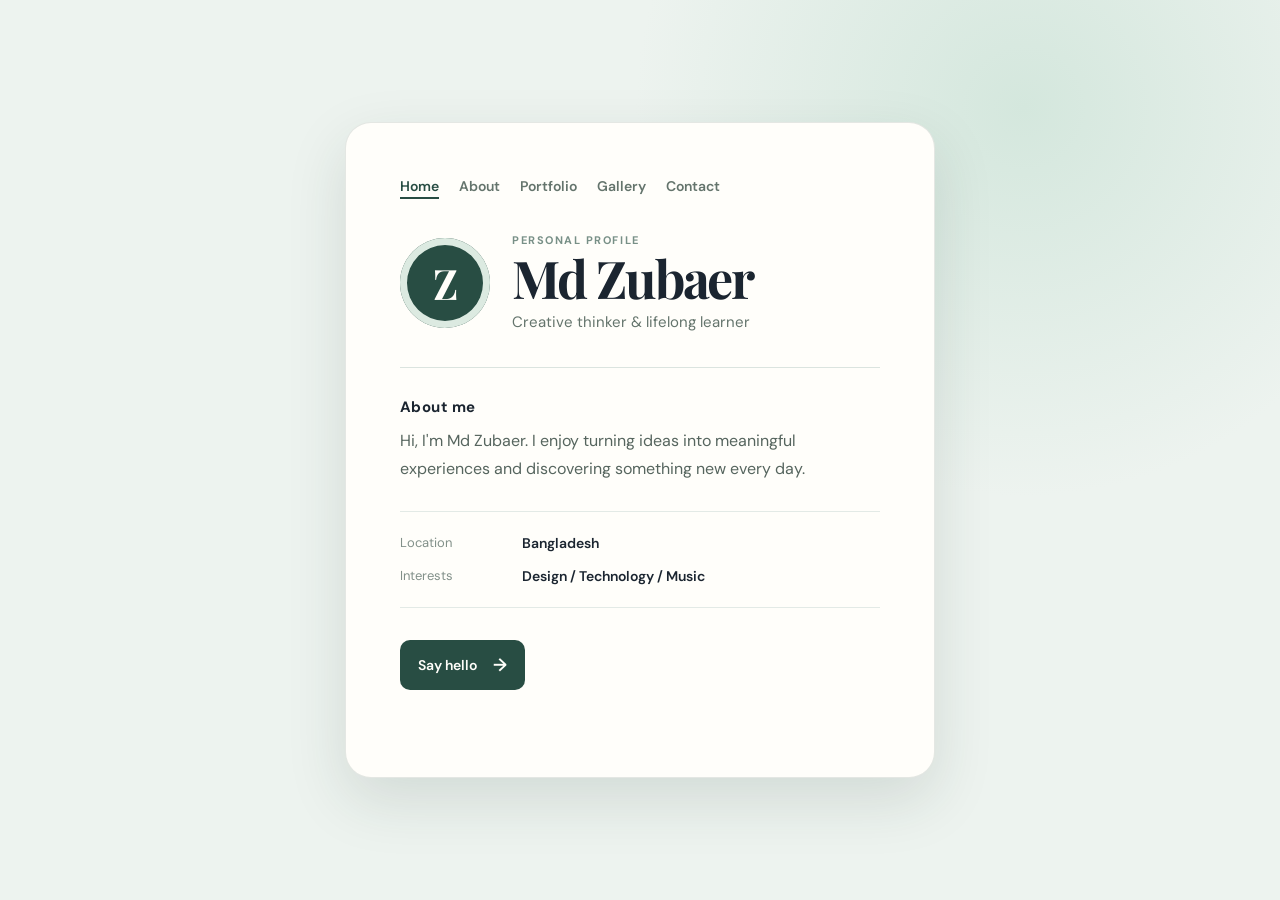
<file: index.html>
<!DOCTYPE html>
<html lang="en">
  <head>
    <meta charset="UTF-8" />
    <meta name="viewport" content="width=device-width, initial-scale=1.0" />
    <title>Md Zubaer Profile</title>
    <link rel="preconnect" href="https://fonts.googleapis.com" />
    <link rel="preconnect" href="https://fonts.gstatic.com" crossorigin />
    <link href="https://fonts.googleapis.com/css2?family=DM+Sans:wght@400;500;600;700&family=Playfair+Display:wght@600;700&display=swap" rel="stylesheet" />
    <link rel="stylesheet" href="style.css" />
  </head>
  <body>
    <main class="profile-card">
      <nav class="site-nav" aria-label="Primary navigation">
        <a class="active" href="index.html" aria-current="page">Home</a>
        <a href="about.html">About</a>
        <a href="portfolio.html">Portfolio</a>
        <a href="gallery.html">Gallery</a>
        <a href="contact.html">Contact</a>
      </nav>
      <section class="intro">
        <div class="avatar" aria-label="Md Zubaer initials">Z</div>
        <div>
          <p class="eyebrow">PERSONAL PROFILE</p>
          <h1>Md Zubaer</h1>
          <p class="role">Creative thinker &amp; lifelong learner</p>
        </div>
      </section>

      <div class="line"></div>

      <section class="about">
        <h2>About me</h2>
        <p>
          Hi, I'm Md Zubaer. I enjoy turning ideas into meaningful experiences and discovering something new every day.
        </p>
      </section>

      <section class="details" aria-label="Profile details">
        <div><span>Location</span><strong>Bangladesh</strong></div>
        <div><span>Interests</span><strong>Design / Technology / Music</strong></div>
      </section>

      <a class="button-link" href="contact.html">Say hello <span>&rarr;</span></a>
      <p id="status" class="status" aria-live="polite"></p>
    </main>
    <script src="script.js"></script>
  </body>
</html>
</file>
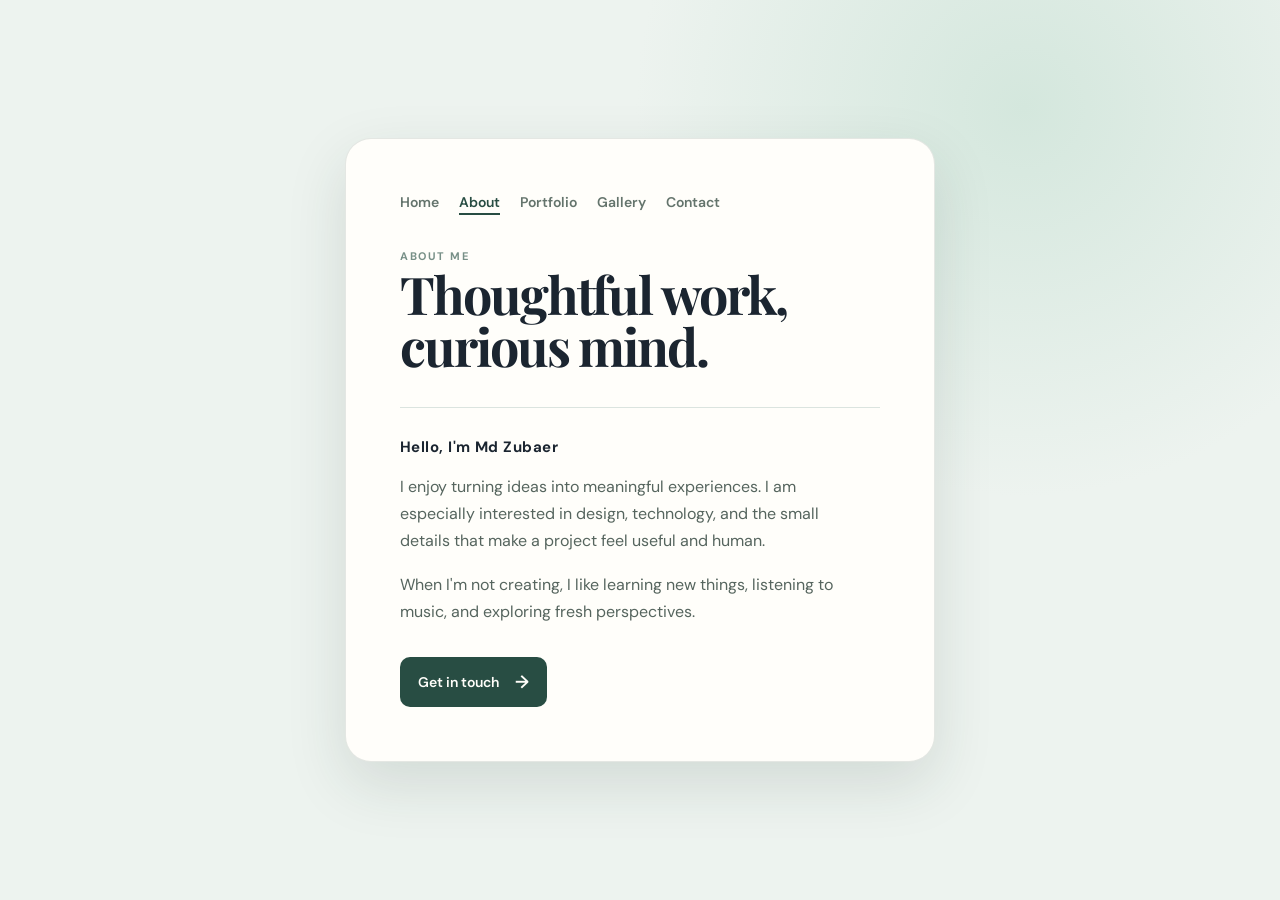
<file: about.html>
<!DOCTYPE html>
<html lang="en">
  <head>
    <meta charset="UTF-8" />
    <meta name="viewport" content="width=device-width, initial-scale=1.0" />
    <title>About | Md Zubaer</title>
    <link rel="preconnect" href="https://fonts.googleapis.com" />
    <link rel="preconnect" href="https://fonts.gstatic.com" crossorigin />
    <link href="https://fonts.googleapis.com/css2?family=DM+Sans:wght@400;500;600;700&family=Playfair+Display:wght@600;700&display=swap" rel="stylesheet" />
    <link rel="stylesheet" href="style.css" />
  </head>
  <body>
    <main class="profile-card page-card">
      <nav class="site-nav" aria-label="Primary navigation">
        <a href="index.html">Home</a>
        <a class="active" href="about.html" aria-current="page">About</a>
        <a href="portfolio.html">Portfolio</a>
        <a href="gallery.html">Gallery</a>
        <a href="contact.html">Contact</a>
      </nav>
      <p class="eyebrow">ABOUT ME</p>
      <h1>Thoughtful work,<br />curious mind.</h1>
      <div class="line"></div>
      <section class="content-section">
        <h2>Hello, I'm Md Zubaer</h2>
        <p>I enjoy turning ideas into meaningful experiences. I am especially interested in design, technology, and the small details that make a project feel useful and human.</p>
        <p>When I'm not creating, I like learning new things, listening to music, and exploring fresh perspectives.</p>
      </section>
      <a class="button-link" href="contact.html">Get in touch <span>&rarr;</span></a>
    </main>
  </body>
</html>
</file>
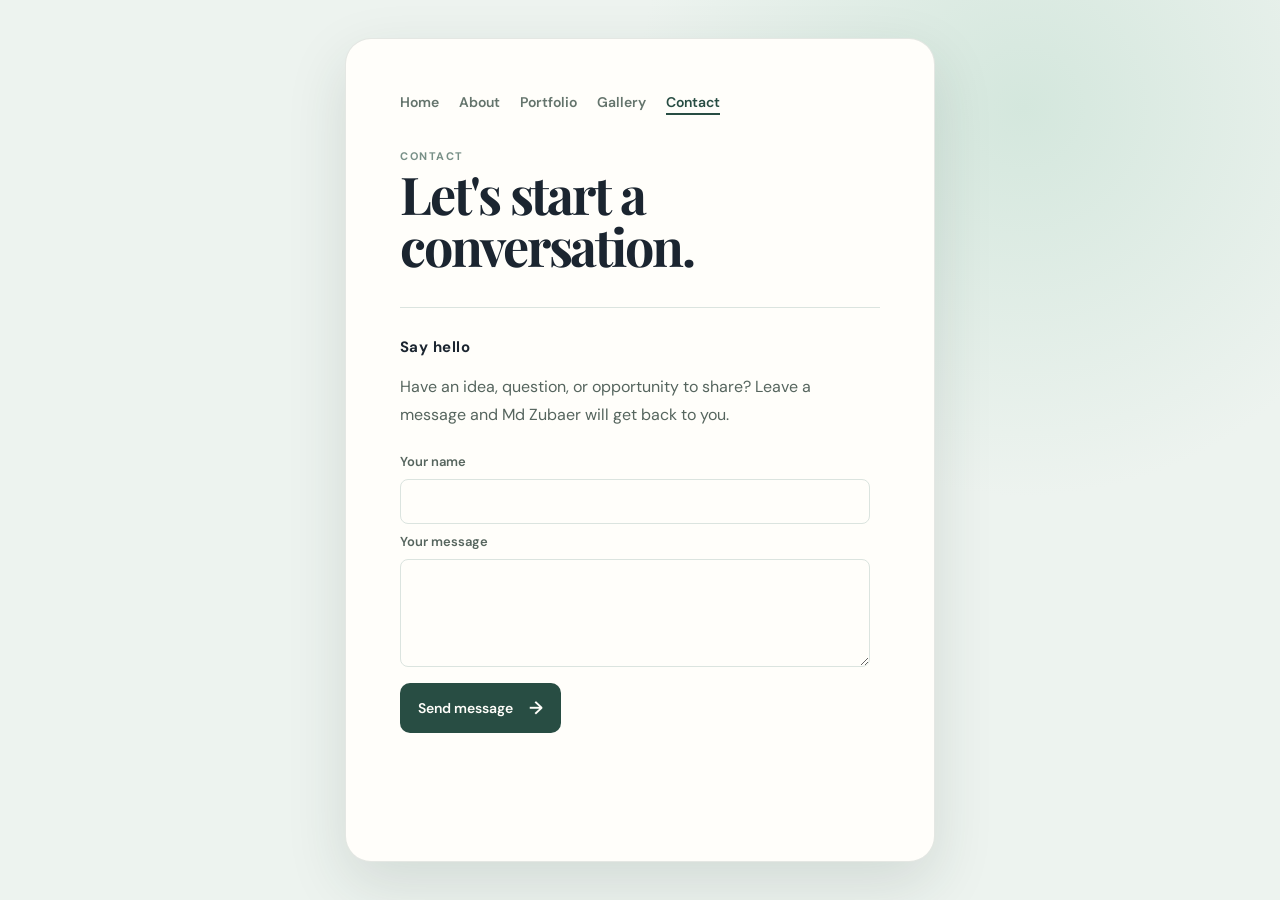
<file: contact.html>
<!DOCTYPE html>
<html lang="en">
  <head>
    <meta charset="UTF-8" />
    <meta name="viewport" content="width=device-width, initial-scale=1.0" />
    <title>Contact | Md Zubaer</title>
    <link rel="preconnect" href="https://fonts.googleapis.com" />
    <link rel="preconnect" href="https://fonts.gstatic.com" crossorigin />
    <link href="https://fonts.googleapis.com/css2?family=DM+Sans:wght@400;500;600;700&family=Playfair+Display:wght@600;700&display=swap" rel="stylesheet" />
    <link rel="stylesheet" href="style.css" />
  </head>
  <body>
    <main class="profile-card page-card">
      <nav class="site-nav" aria-label="Primary navigation">
        <a href="index.html">Home</a>
        <a href="about.html">About</a>
        <a href="portfolio.html">Portfolio</a>
        <a href="gallery.html">Gallery</a>
        <a class="active" href="contact.html" aria-current="page">Contact</a>
      </nav>
      <p class="eyebrow">CONTACT</p>
      <h1>Let's start a<br />conversation.</h1>
      <div class="line"></div>
      <section class="content-section">
        <h2>Say hello</h2>
        <p>Have an idea, question, or opportunity to share? Leave a message and Md Zubaer will get back to you.</p>
        <form id="contactForm">
          <label for="name">Your name</label>
          <input id="name" name="name" type="text" autocomplete="name" required />
          <label for="message">Your message</label>
          <textarea id="message" name="message" rows="4" required></textarea>
          <button type="submit">Send message <span>&rarr;</span></button>
          <p id="status" class="status" aria-live="polite"></p>
        </form>
      </section>
    </main>
    <script src="script.js"></script>
  </body>
</html>
</file>
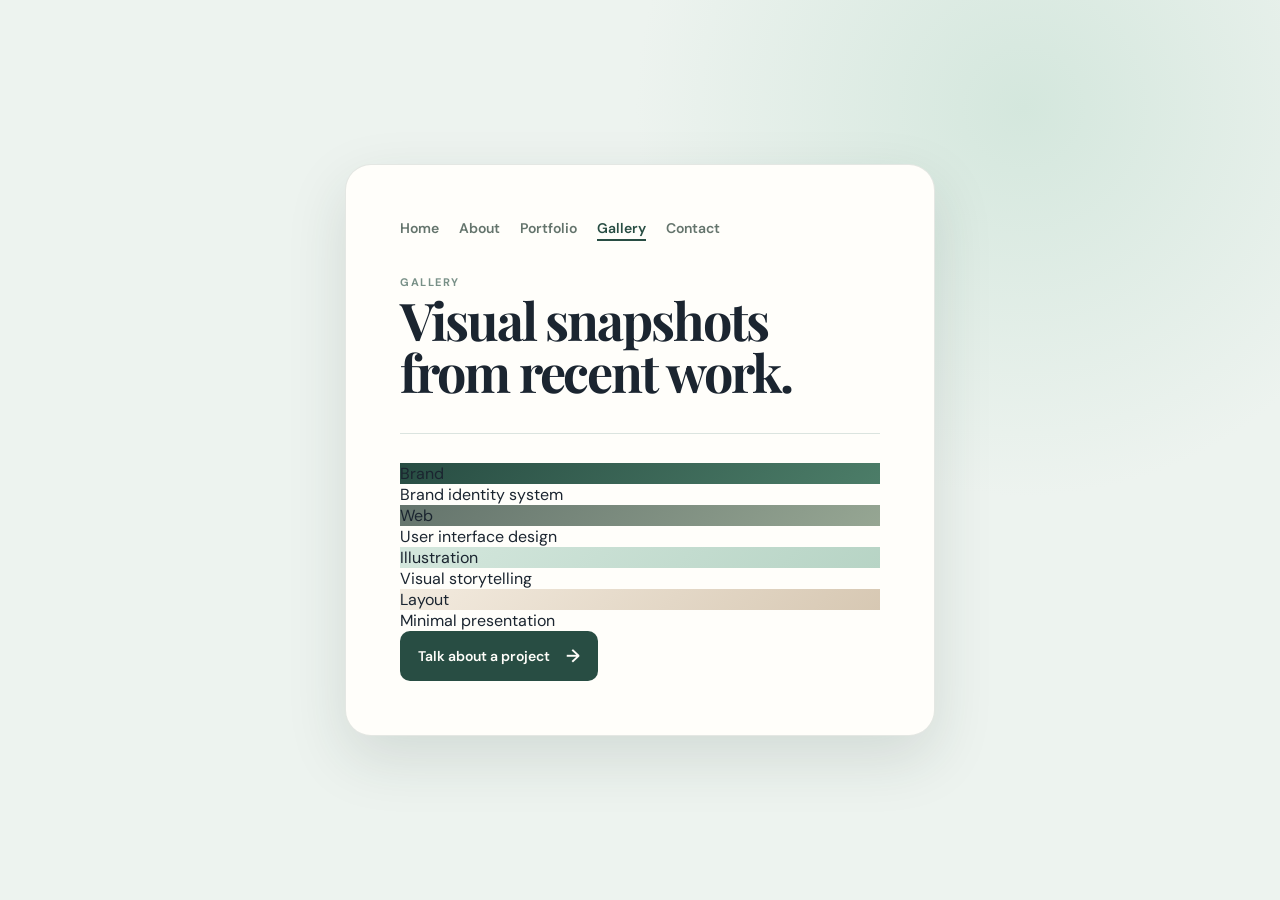
<file: gallery.html>
<!DOCTYPE html>
<html lang="en">
  <head>
    <meta charset="UTF-8" />
    <meta name="viewport" content="width=device-width, initial-scale=1.0" />
    <title>Gallery | Md Zubaer</title>
    <link rel="preconnect" href="https://fonts.googleapis.com" />
    <link rel="preconnect" href="https://fonts.gstatic.com" crossorigin />
    <link href="https://fonts.googleapis.com/css2?family=DM+Sans:wght@400;500;600;700&family=Playfair+Display:wght@600;700&display=swap" rel="stylesheet" />
    <link rel="stylesheet" href="style.css" />
  </head>
  <body>
    <main class="profile-card page-card">
      <nav class="site-nav" aria-label="Primary navigation">
        <a href="index.html">Home</a>
        <a href="about.html">About</a>
        <a href="portfolio.html">Portfolio</a>
        <a class="active" href="gallery.html" aria-current="page">Gallery</a>
        <a href="contact.html">Contact</a>
      </nav>
      <p class="eyebrow">GALLERY</p>
      <h1>Visual snapshots from recent work.</h1>
      <div class="line"></div>
      <section class="gallery" aria-label="Visual gallery">
        <div class="gallery-grid">
          <article class="gallery-card">
            <div class="thumb" style="background: linear-gradient(135deg, #284d43 0%, #4c7d68 100%);">Brand</div>
            <span>Brand identity system</span>
          </article>
          <article class="gallery-card">
            <div class="thumb" style="background: linear-gradient(135deg, #64746c 0%, #96a693 100%);">Web</div>
            <span>User interface design</span>
          </article>
          <article class="gallery-card">
            <div class="thumb" style="background: linear-gradient(135deg, #d4e7dd 0%, #b7d4c5 100%); color:#1b2530;">Illustration</div>
            <span>Visual storytelling</span>
          </article>
          <article class="gallery-card">
            <div class="thumb" style="background: linear-gradient(135deg, #f3ebdf 0%, #d7c8b3 100%); color:#1b2530;">Layout</div>
            <span>Minimal presentation</span>
          </article>
        </div>
      </section>
      <a class="button-link" href="contact.html">Talk about a project <span>&rarr;</span></a>
    </main>
  </body>
</html>
</file>
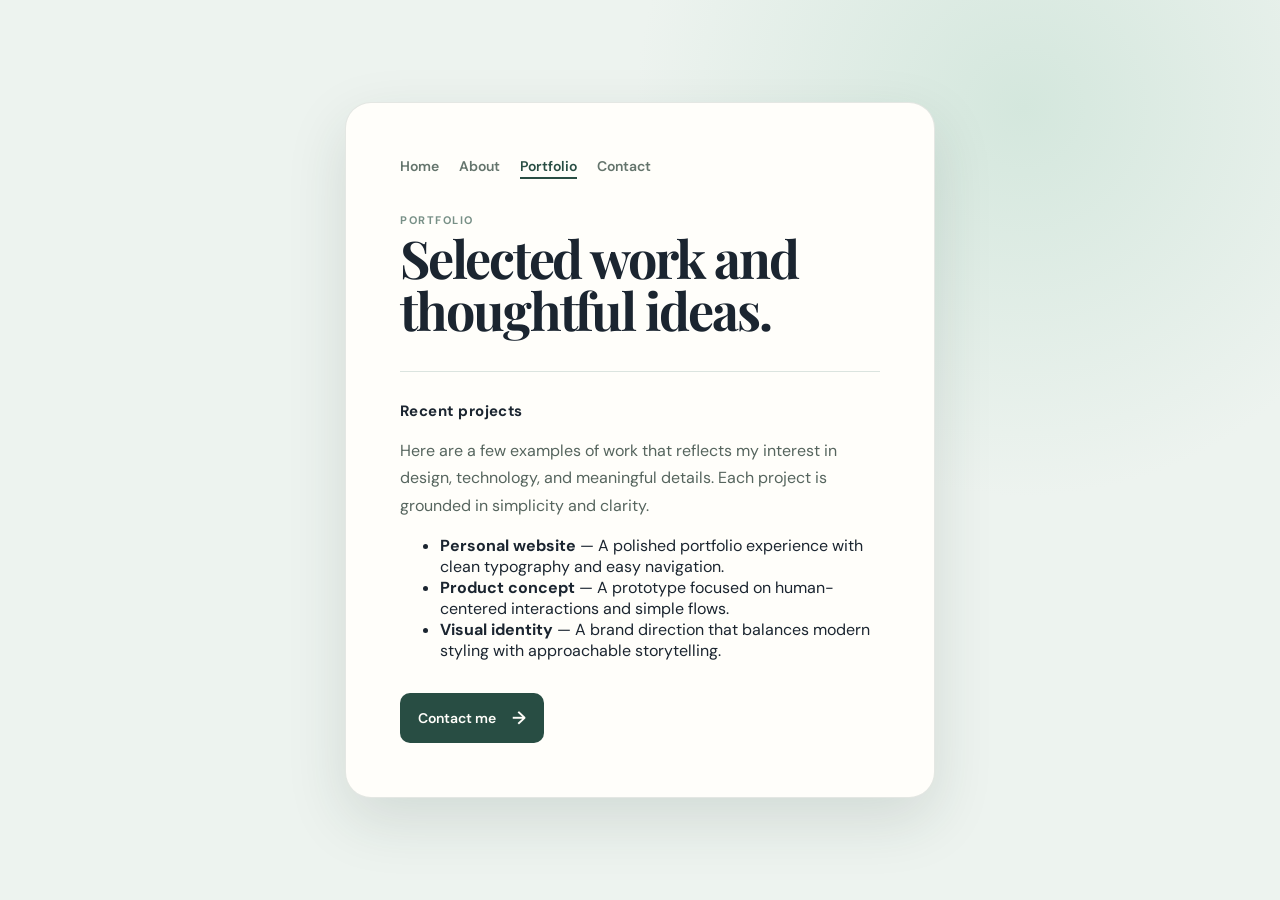
<file: portfolio.html>
<!DOCTYPE html>
<html lang="en">
  <head>
    <meta charset="UTF-8" />
    <meta name="viewport" content="width=device-width, initial-scale=1.0" />
    <title>Portfolio | Md Zubaer</title>
    <link rel="preconnect" href="https://fonts.googleapis.com" />
    <link rel="preconnect" href="https://fonts.gstatic.com" crossorigin />
    <link href="https://fonts.googleapis.com/css2?family=DM+Sans:wght@400;500;600;700&family=Playfair+Display:wght@600;700&display=swap" rel="stylesheet" />
    <link rel="stylesheet" href="style.css" />
  </head>
  <body>
    <main class="profile-card page-card">
      <nav class="site-nav" aria-label="Primary navigation">
        <a href="index.html">Home</a>
        <a href="about.html">About</a>
        <a class="active" href="portfolio.html" aria-current="page">Portfolio</a>
        <a href="contact.html">Contact</a>
      </nav>
      <p class="eyebrow">PORTFOLIO</p>
      <h1>Selected work and thoughtful ideas.</h1>
      <div class="line"></div>
      <section class="content-section">
        <h2>Recent projects</h2>
        <p>Here are a few examples of work that reflects my interest in design, technology, and meaningful details. Each project is grounded in simplicity and clarity.</p>
        <ul>
          <li><strong>Personal website</strong> — A polished portfolio experience with clean typography and easy navigation.</li>
          <li><strong>Product concept</strong> — A prototype focused on human-centered interactions and simple flows.</li>
          <li><strong>Visual identity</strong> — A brand direction that balances modern styling with approachable storytelling.</li>
        </ul>
      </section>
      <a class="button-link" href="contact.html">Contact me <span>&rarr;</span></a>
    </main>
  </body>
</html>
</file>
<file: style.css>
:root { color: #1b2530; background: #edf3ef; font-family: "DM Sans", sans-serif; }
* { box-sizing: border-box; }
body { min-height: 100vh; margin: 0; display: grid; place-items: center; padding: 24px; background: radial-gradient(circle at 80% 12%, #d4e7dd 0, transparent 30%), #edf3ef; }
.profile-card { width: min(100%, 590px); padding: clamp(30px, 7vw, 54px); background: #fffefa; border: 1px solid rgba(38, 67, 58, .12); border-radius: 26px; box-shadow: 0 22px 60px rgba(28, 52, 43, .13); }
.site-nav { display: flex; gap: 20px; margin-bottom: 38px; }
.site-nav a { color: #64746c; font-size: 14px; font-weight: 600; text-decoration: none; transition: color .2s; }
.site-nav a:hover, .site-nav a.active { color: #284d43; }
.site-nav a.active { text-decoration: underline; text-decoration-thickness: 2px; text-underline-offset: 6px; }
.intro { display: flex; align-items: center; gap: 22px; }
.avatar { width: 90px; height: 90px; display: grid; place-items: center; flex: 0 0 auto; border-radius: 50%; color: #fffefa; background: #284d43; font: 700 42px "Playfair Display", serif; box-shadow: inset 0 0 0 7px #dceae1; }
.eyebrow { margin: 0 0 5px; letter-spacing: .14em; font-size: 11px; font-weight: 700; color: #789087; }
h1 { margin: 0; font: 700 clamp(38px, 9vw, 52px)/1 "Playfair Display", serif; letter-spacing: -.04em; }
.role { margin: 8px 0 0; color: #64746c; font-size: 15px; }
.line { height: 1px; margin: 35px 0 29px; background: #dbe4df; }
h2 { margin: 0 0 10px; font-size: 15px; letter-spacing: .03em; }
.about p { max-width: 470px; margin: 0; color: #56655e; line-height: 1.7; }
.details { display: grid; gap: 15px; margin: 29px 0 32px; padding: 22px 0; border-block: 1px solid #e3eae6; }
.details div { display: grid; grid-template-columns: 110px 1fr; gap: 12px; }
.details span { color: #829089; font-size: 13px; }.details strong { font-size: 14px; font-weight: 600; }
button { display: inline-flex; align-items: center; gap: 16px; padding: 13px 18px; border: 0; border-radius: 10px; color: #fffefa; background: #284d43; font: 600 14px "DM Sans", sans-serif; cursor: pointer; transition: transform .2s, background .2s; }
button:hover { background: #193c32; transform: translateY(-2px); } button span { font-size: 18px; }
.button-link { display: inline-flex; align-items: center; gap: 16px; padding: 13px 18px; border-radius: 10px; color: #fffefa; background: #284d43; font-size: 14px; font-weight: 600; text-decoration: none; transition: transform .2s, background .2s; }
.button-link:hover { background: #193c32; transform: translateY(-2px); }.button-link span { font-size: 18px; }
.status { min-height: 20px; margin: 13px 0 0; color: #477063; font-size: 13px; }
.page-card h1 { max-width: 500px; }
.content-section { max-width: 470px; margin-bottom: 32px; }
.content-section p { color: #56655e; line-height: 1.7; }
form { display: grid; gap: 9px; margin-top: 25px; }
label { color: #56655e; font-size: 13px; font-weight: 600; }
input, textarea { width: 100%; padding: 11px 12px; border: 1px solid #dbe4df; border-radius: 8px; color: #1b2530; background: #fffefa; font: inherit; resize: vertical; }
input:focus, textarea:focus { outline: 2px solid #b7d4c5; border-color: #789087; }
form button { justify-self: start; margin-top: 7px; }
@media (max-width: 430px) { .intro { align-items: flex-start; gap: 15px; }.avatar { width: 70px; height: 70px; font-size: 32px; }.details div { grid-template-columns: 1fr; gap: 4px; } }
</file>
